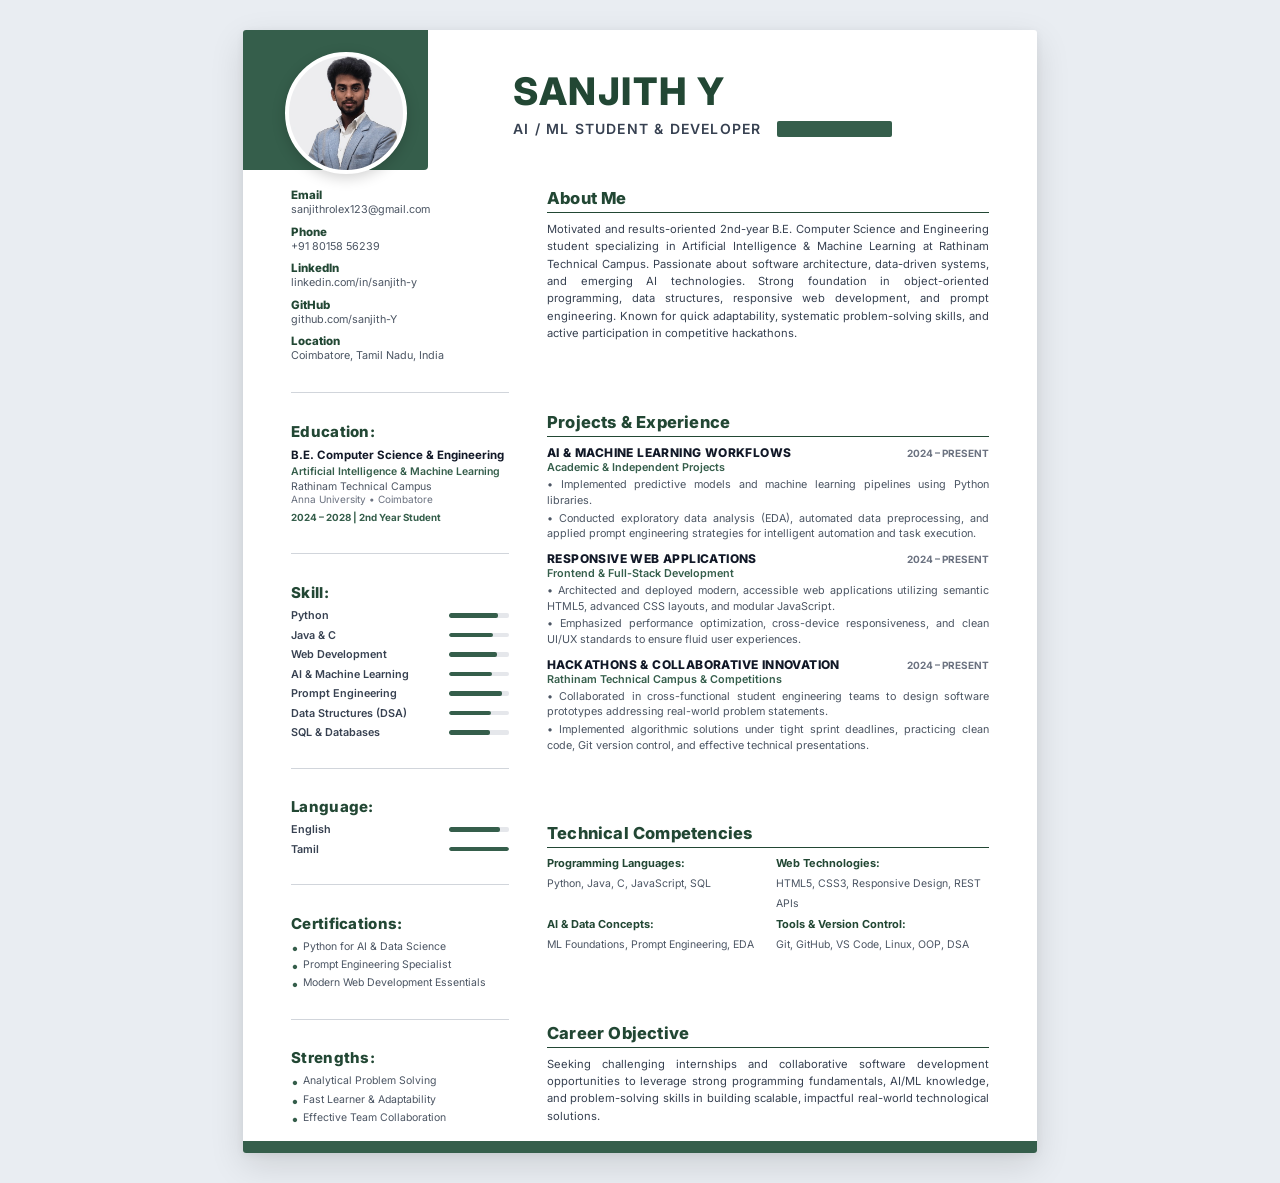
<file: index.html>
<!DOCTYPE html>
<html lang="en">
<head>
    <meta charset="UTF-8">
    <meta name="viewport" content="width=device-width, initial-scale=1.0">
    <title>Sanjith Y - Resume</title>
    <meta name="description" content="Resume of Sanjith Y - B.E. Computer Science & Engineering (AI & ML) Student & Developer.">
    <link rel="preconnect" href="https://fonts.googleapis.com">
    <link href="https://fonts.googleapis.com/css2?family=Inter:wght@300;400;500;600;700;800;900&display=swap" rel="stylesheet">
    <link rel="stylesheet" href="style.css">
</head>
<body>
    <div class="resume-wrapper">
        <div class="resume-paper">

            <!-- ══════ TOP HEADER ══════ -->
            <header class="resume-header">
                <div class="header-left">
                    <div class="photo-badge">
                        <img src="profile.jpg" alt="Sanjith Y">
                    </div>
                </div>

                <div class="header-right">
                    <h1 class="candidate-name">SANJITH Y</h1>
                    <div class="title-row">
                        <span class="candidate-role">AI / ML Student &amp; Developer</span>
                        <div class="title-accent-bar"></div>
                    </div>
                </div>
            </header>

            <!-- ══════ MAIN TWO-COLUMN BODY ══════ -->
            <div class="resume-body">

                <!-- ── LEFT COLUMN ── -->
                <aside class="left-col">

                    <!-- CONTACT -->
                    <section class="sec">
                        <div class="item">
                            <span class="label">Email</span>
                            <a class="val" href="mailto:sanjithrolex123@gmail.com">sanjithrolex123@gmail.com</a>
                        </div>
                        <div class="item">
                            <span class="label">Phone</span>
                            <span class="val">+91 80158 56239</span>
                        </div>
                        <div class="item">
                            <span class="label">LinkedIn</span>
                            <a class="val" href="https://www.linkedin.com/in/sanjith-y-6a9893373/" target="_blank">linkedin.com/in/sanjith-y</a>
                        </div>
                        <div class="item">
                            <span class="label">GitHub</span>
                            <a class="val" href="https://github.com/sanjith-Y" target="_blank">github.com/sanjith-Y</a>
                        </div>
                        <div class="item">
                            <span class="label">Location</span>
                            <span class="val">Coimbatore, Tamil Nadu, India</span>
                        </div>
                    </section>

                    <div class="sec-divider"></div>

                    <!-- EDUCATION -->
                    <section class="sec">
                        <h2 class="sec-title">Education:</h2>
                        <div class="edu-block">
                            <h3 class="edu-degree">B.E. Computer Science &amp; Engineering</h3>
                            <p class="edu-sub">Artificial Intelligence &amp; Machine Learning</p>
                            <p class="edu-school">Rathinam Technical Campus</p>
                            <p class="edu-affil">Anna University • Coimbatore</p>
                            <span class="edu-date">2024 – 2028 | 2nd Year Student</span>
                        </div>
                    </section>

                    <div class="sec-divider"></div>

                    <!-- SKILLS -->
                    <section class="sec">
                        <h2 class="sec-title">Skill:</h2>
                        <div class="skill-list">
                            <div class="sk-row">
                                <span class="sk-name">Python</span>
                                <div class="sk-bar"><span style="width: 82%;"></span></div>
                            </div>
                            <div class="sk-row">
                                <span class="sk-name">Java &amp; C</span>
                                <div class="sk-bar"><span style="width: 74%;"></span></div>
                            </div>
                            <div class="sk-row">
                                <span class="sk-name">Web Development</span>
                                <div class="sk-bar"><span style="width: 80%;"></span></div>
                            </div>
                            <div class="sk-row">
                                <span class="sk-name">AI &amp; Machine Learning</span>
                                <div class="sk-bar"><span style="width: 72%;"></span></div>
                            </div>
                            <div class="sk-row">
                                <span class="sk-name">Prompt Engineering</span>
                                <div class="sk-bar"><span style="width: 88%;"></span></div>
                            </div>
                            <div class="sk-row">
                                <span class="sk-name">Data Structures (DSA)</span>
                                <div class="sk-bar"><span style="width: 70%;"></span></div>
                            </div>
                            <div class="sk-row">
                                <span class="sk-name">SQL &amp; Databases</span>
                                <div class="sk-bar"><span style="width: 68%;"></span></div>
                            </div>
                        </div>
                    </section>

                    <div class="sec-divider"></div>

                    <!-- LANGUAGES -->
                    <section class="sec">
                        <h2 class="sec-title">Language:</h2>
                        <div class="lang-list">
                            <div class="sk-row">
                                <span class="sk-name">English</span>
                                <div class="sk-bar"><span style="width: 85%;"></span></div>
                            </div>
                            <div class="sk-row">
                                <span class="sk-name">Tamil</span>
                                <div class="sk-bar"><span style="width: 100%;"></span></div>
                            </div>
                        </div>
                    </section>

                    <div class="sec-divider"></div>

                    <!-- CERTIFICATIONS -->
                    <section class="sec">
                        <h2 class="sec-title">Certifications:</h2>
                        <ul class="cert-bullets">
                            <li>Python for AI &amp; Data Science</li>
                            <li>Prompt Engineering Specialist</li>
                            <li>Modern Web Development Essentials</li>
                        </ul>
                    </section>

                    <div class="sec-divider"></div>

                    <!-- KEY STRENGTHS -->
                    <section class="sec">
                        <h2 class="sec-title">Strengths:</h2>
                        <ul class="cert-bullets">
                            <li>Analytical Problem Solving</li>
                            <li>Fast Learner &amp; Adaptability</li>
                            <li>Effective Team Collaboration</li>
                        </ul>
                    </section>

                </aside>

                <!-- ── RIGHT COLUMN ── -->
                <main class="right-col">

                    <!-- ABOUT ME -->
                    <section class="content-sec">
                        <h2 class="content-title">About Me</h2>
                        <p class="summary-text">
                            Motivated and results-oriented 2nd-year B.E. Computer Science and Engineering student specializing in Artificial Intelligence &amp; Machine Learning at Rathinam Technical Campus. Passionate about software architecture, data-driven systems, and emerging AI technologies. Strong foundation in object-oriented programming, data structures, responsive web development, and prompt engineering. Known for quick adaptability, systematic problem-solving skills, and active participation in competitive hackathons.
                        </p>
                    </section>

                    <!-- EXPERIENCE / PROJECTS -->
                    <section class="content-sec">
                        <h2 class="content-title">Projects &amp; Experience</h2>

                        <div class="exp-item">
                            <div class="exp-header">
                                <h3 class="exp-role">AI &amp; MACHINE LEARNING WORKFLOWS</h3>
                                <span class="exp-dates">2024 – PRESENT</span>
                            </div>
                            <p class="exp-company">Academic &amp; Independent Projects</p>
                            <p class="exp-desc">
                                • Implemented predictive models and machine learning pipelines using Python libraries.
                            </p>
                            <p class="exp-desc">
                                • Conducted exploratory data analysis (EDA), automated data preprocessing, and applied prompt engineering strategies for intelligent automation and task execution.
                            </p>
                        </div>

                        <div class="exp-item">
                            <div class="exp-header">
                                <h3 class="exp-role">RESPONSIVE WEB APPLICATIONS</h3>
                                <span class="exp-dates">2024 – PRESENT</span>
                            </div>
                            <p class="exp-company">Frontend &amp; Full-Stack Development</p>
                            <p class="exp-desc">
                                • Architected and deployed modern, accessible web applications utilizing semantic HTML5, advanced CSS layouts, and modular JavaScript.
                            </p>
                            <p class="exp-desc">
                                • Emphasized performance optimization, cross-device responsiveness, and clean UI/UX standards to ensure fluid user experiences.
                            </p>
                        </div>

                        <div class="exp-item">
                            <div class="exp-header">
                                <h3 class="exp-role">HACKATHONS &amp; COLLABORATIVE INNOVATION</h3>
                                <span class="exp-dates">2024 – PRESENT</span>
                            </div>
                            <p class="exp-company">Rathinam Technical Campus &amp; Competitions</p>
                            <p class="exp-desc">
                                • Collaborated in cross-functional student engineering teams to design software prototypes addressing real-world problem statements.
                            </p>
                            <p class="exp-desc">
                                • Implemented algorithmic solutions under tight sprint deadlines, practicing clean code, Git version control, and effective technical presentations.
                            </p>
                        </div>
                    </section>

                    <!-- TECHNICAL COMPETENCIES -->
                    <section class="content-sec">
                        <h2 class="content-title">Technical Competencies</h2>
                        <div class="tech-grid">
                            <div class="tech-group">
                                <strong>Programming Languages:</strong>
                                <span>Python, Java, C, JavaScript, SQL</span>
                            </div>
                            <div class="tech-group">
                                <strong>Web Technologies:</strong>
                                <span>HTML5, CSS3, Responsive Design, REST APIs</span>
                            </div>
                            <div class="tech-group">
                                <strong>AI &amp; Data Concepts:</strong>
                                <span>ML Foundations, Prompt Engineering, EDA</span>
                            </div>
                            <div class="tech-group">
                                <strong>Tools &amp; Version Control:</strong>
                                <span>Git, GitHub, VS Code, Linux, OOP, DSA</span>
                            </div>
                        </div>
                    </section>

                    <!-- CAREER OBJECTIVE -->
                    <section class="content-sec">
                        <h2 class="content-title">Career Objective</h2>
                        <p class="summary-text">
                            Seeking challenging internships and collaborative software development opportunities to leverage strong programming fundamentals, AI/ML knowledge, and problem-solving skills in building scalable, impactful real-world technological solutions.
                        </p>
                    </section>

                </main>

            </div>

            <!-- ══════ BOTTOM ACCENT BAR ══════ -->
            <footer class="resume-footer-bar"></footer>

        </div>
    </div>
</body>
</html>
</file>
<file: style.css>
/* ═══════════════════════════════════════════════════
   RESET & SYSTEM DEFAULTS
═══════════════════════════════════════════════════ */
*, *::before, *::after {
    margin: 0;
    padding: 0;
    box-sizing: border-box;
}

/* ═══════════════════════════════════════════════════
   CANVAS (DESKTOP PAPER VIEW)
═══════════════════════════════════════════════════ */
html, body {
    width: 100%;
    min-height: 100vh;
    font-family: 'Inter', -apple-system, BlinkMacSystemFont, 'Segoe UI', Roboto, sans-serif;
    background: #e9edf2;
    color: #1f2937;
    -webkit-font-smoothing: antialiased;
    text-rendering: optimizeLegibility;
}

.resume-wrapper {
    display: flex;
    justify-content: center;
    align-items: flex-start;
    padding: 30px 15px;
    width: 100%;
    min-height: 100vh;
}

/* ═══════════════════════════════════════════════════
   A4 RESUME PAPER SHEET (STANDARD 210mm x 297mm)
═══════════════════════════════════════════════════ */
.resume-paper {
    width: 794px;         /* Standard A4 width at 96 DPI */
    height: 1123px;       /* Standard A4 height at 96 DPI */
    background: #ffffff;
    box-shadow: 0 12px 35px rgba(0, 0, 0, 0.12), 0 2px 8px rgba(0, 0, 0, 0.06);
    border-radius: 3px;
    display: flex;
    flex-direction: column;
    justify-content: space-between;
    overflow: hidden;
    position: relative;
}

/* ═══════════════════════════════════════════════════
   HEADER (PHOTO & CANDIDATE TITLE)
═══════════════════════════════════════════════════ */
.resume-header {
    display: flex;
    align-items: flex-start;
    position: relative;
    padding-bottom: 6px;
    flex-shrink: 0;
}

.header-left {
    width: 250px;
    position: relative;
}

/* Top-left forest green block */
.header-left::before {
    content: '';
    position: absolute;
    top: 0;
    left: 0;
    width: 185px;
    height: 140px;
    background: #355e4b;
    border-bottom-right-radius: 4px;
    z-index: 1;
}

/* Photo overlapping green block */
.photo-badge {
    position: relative;
    z-index: 2;
    margin-top: 22px;
    margin-left: 42px;
    width: 122px;
    height: 122px;
    border-radius: 50%;
    border: 4px solid #ffffff;
    box-shadow: 0 4px 14px rgba(0, 0, 0, 0.18);
    overflow: hidden;
    background: #ffffff;
}

.photo-badge img {
    width: 100%;
    height: 100%;
    object-fit: cover;
    object-position: center 12%;
    display: block;
}

/* Right header content */
.header-right {
    flex: 1;
    padding-top: 42px;
    padding-left: 20px;
    padding-right: 48px;
}

.candidate-name {
    font-size: 38px;
    font-weight: 800;
    letter-spacing: 1.5px;
    color: #224734;
    line-height: 1;
    text-transform: uppercase;
}

.title-row {
    display: flex;
    align-items: center;
    gap: 16px;
    margin-top: 10px;
}

.candidate-role {
    font-size: 14px;
    font-weight: 600;
    color: #374151;
    letter-spacing: 1.2px;
    text-transform: uppercase;
}

.title-accent-bar {
    width: 115px;
    height: 16px;
    background: #355e4b;
    border-radius: 2px;
}

/* ═══════════════════════════════════════════════════
   TWO-COLUMN BODY
═══════════════════════════════════════════════════ */
.resume-body {
    display: flex;
    flex: 1;
    padding: 8px 48px 16px 48px;
    gap: 38px;
    overflow: hidden;
}

/* ── LEFT COLUMN (NARROW) ── */
.left-col {
    width: 218px;
    flex-shrink: 0;
    display: flex;
    flex-direction: column;
    justify-content: space-between;
}

.left-col .sec {
    margin-bottom: 0;
}

.left-col .item {
    margin-bottom: 7px;
}
.left-col .item:last-child {
    margin-bottom: 0;
}

.left-col .item .label {
    display: block;
    font-size: 11.5px;
    font-weight: 800;
    color: #224734;
    margin-bottom: 1px;
}

.left-col .item .val {
    display: block;
    font-size: 10.8px;
    color: #4b5563;
    line-height: 1.35;
    word-break: break-word;
    text-decoration: none;
}

.left-col .item a.val:hover {
    color: #355e4b;
    text-decoration: underline;
}

.sec-divider {
    width: 100%;
    height: 1px;
    background: #d1d5db;
    margin: 8px 0;
}

/* Section Headings Left */
.sec-title {
    font-size: 15px;
    font-weight: 800;
    color: #224734;
    margin-bottom: 7px;
    letter-spacing: 0.3px;
}

/* Education Left */
.edu-block .edu-degree {
    font-size: 11.5px;
    font-weight: 700;
    color: #111827;
    line-height: 1.3;
}

.edu-block .edu-sub {
    font-size: 10.5px;
    font-weight: 600;
    color: #355e4b;
    margin-top: 2px;
}

.edu-block .edu-school {
    font-size: 10.5px;
    color: #4b5563;
    margin-top: 2px;
}

.edu-block .edu-affil {
    font-size: 10px;
    color: #6b7280;
}

.edu-block .edu-date {
    display: inline-block;
    font-size: 9.8px;
    font-weight: 700;
    color: #355e4b;
    margin-top: 3px;
}

/* Skills & Language Bars */
.skill-list, .lang-list {
    display: flex;
    flex-direction: column;
    gap: 6.5px;
}

.sk-row {
    display: flex;
    align-items: center;
    justify-content: space-between;
}

.sk-name {
    font-size: 10.8px;
    font-weight: 600;
    color: #374151;
}

.sk-bar {
    width: 60px;
    height: 4.5px;
    background: #e5e7eb;
    border-radius: 2px;
    overflow: hidden;
}

.sk-bar span {
    display: block;
    height: 100%;
    background: #355e4b;
    border-radius: 2px;
}

/* Certifications & Strengths bullets */
.cert-bullets {
    list-style: none;
    display: flex;
    flex-direction: column;
    gap: 4px;
}

.cert-bullets li {
    font-size: 10.5px;
    color: #4b5563;
    position: relative;
    padding-left: 12px;
    line-height: 1.35;
}

.cert-bullets li::before {
    content: '•';
    color: #355e4b;
    font-size: 14px;
    position: absolute;
    left: 0;
    top: -1px;
}

/* ── RIGHT COLUMN (WIDE) ── */
.right-col {
    flex: 1;
    display: flex;
    flex-direction: column;
    justify-content: space-between;
}

.content-sec {
    margin-bottom: 0;
}

.content-title {
    font-size: 16.5px;
    font-weight: 800;
    color: #224734;
    padding-bottom: 4px;
    border-bottom: 1.5px solid #224734;
    margin-bottom: 8px;
    letter-spacing: 0.2px;
}

.summary-text {
    font-size: 11.2px;
    color: #374151;
    line-height: 1.55;
    text-align: justify;
}

/* Experience Items */
.exp-item {
    margin-bottom: 9px;
}

.exp-item:last-child {
    margin-bottom: 0;
}

.exp-header {
    display: flex;
    justify-content: space-between;
    align-items: baseline;
}

.exp-role {
    font-size: 12px;
    font-weight: 800;
    color: #111827;
    letter-spacing: 0.4px;
}

.exp-dates {
    font-size: 10px;
    font-weight: 700;
    color: #6b7280;
}

.exp-company {
    font-size: 10.8px;
    font-weight: 600;
    color: #355e4b;
    margin-top: 1px;
    margin-bottom: 3px;
}

.exp-desc {
    font-size: 10.8px;
    color: #4b5563;
    line-height: 1.45;
    text-align: justify;
    margin-bottom: 2px;
}
.exp-desc:last-child {
    margin-bottom: 0;
}

/* Technical Competencies Grid */
.tech-grid {
    display: grid;
    grid-template-columns: 1fr 1fr;
    gap: 6px 16px;
}

.tech-group strong {
    display: block;
    font-size: 11px;
    font-weight: 700;
    color: #224734;
    margin-bottom: 1px;
}

.tech-group span {
    font-size: 10.5px;
    color: #4b5563;
    line-height: 1.35;
}

/* ═══════════════════════════════════════════════════
   BOTTOM ACCENT BAR
═══════════════════════════════════════════════════ */
.resume-footer-bar {
    width: 100%;
    height: 12px;
    background: #355e4b;
    flex-shrink: 0;
}

/* ═══════════════════════════════════════════════════
   PRINT MEDIA QUERY (STRICT 1-PAGE A4)
═══════════════════════════════════════════════════ */
@page {
    size: A4 portrait;
    margin: 0;
}

@media print {
    *, *::before, *::after {
        -webkit-print-color-adjust: exact !important;
        print-color-adjust: exact !important;
    }

    html, body {
        width: 210mm !important;
        height: 297mm !important;
        max-width: 210mm !important;
        max-height: 297mm !important;
        margin: 0 !important;
        padding: 0 !important;
        background: #ffffff !important;
        overflow: hidden !important;
    }

    .resume-wrapper {
        padding: 0 !important;
        margin: 0 !important;
        background: transparent !important;
        display: block !important;
    }

    .resume-paper {
        width: 210mm !important;
        height: 297mm !important;
        max-width: 210mm !important;
        max-height: 297mm !important;
        box-shadow: none !important;
        border-radius: 0 !important;
        display: flex !important;
        flex-direction: column !important;
        justify-content: space-between !important;
        overflow: hidden !important;
        background: #ffffff !important;
    }

    .header-left::before {
        width: 48mm !important;
        height: 37mm !important;
        background: #355e4b !important;
    }

    .photo-badge {
        width: 32mm !important;
        height: 32mm !important;
        margin-top: 5mm !important;
        margin-left: 10mm !important;
        border-width: 1mm !important;
    }

    .header-right {
        padding-top: 10mm !important;
        padding-right: 12mm !important;
    }

    .candidate-name {
        font-size: 26pt !important;
    }

    .candidate-role {
        font-size: 10pt !important;
    }

    .title-accent-bar {
        width: 30mm !important;
        height: 4mm !important;
        background: #355e4b !important;
    }

    .resume-body {
        padding: 2mm 12mm 4mm 12mm !important;
        gap: 10mm !important;
    }

    .left-col {
        width: 58mm !important;
    }

    .sec-title {
        font-size: 11pt !important;
        margin-bottom: 1.5mm !important;
    }

    .content-title {
        font-size: 12pt !important;
        margin-bottom: 2mm !important;
        padding-bottom: 1mm !important;
    }

    .left-col .item .label {
        font-size: 8.5pt !important;
    }

    .left-col .item .val {
        font-size: 7.8pt !important;
    }

    .edu-block .edu-degree {
        font-size: 8.5pt !important;
    }

    .edu-block .edu-sub,
    .edu-block .edu-school {
        font-size: 7.8pt !important;
    }

    .edu-block .edu-affil,
    .edu-block .edu-date {
        font-size: 7.2pt !important;
    }

    .sk-name {
        font-size: 7.8pt !important;
    }

    .sk-bar {
        width: 15mm !important;
        height: 1.2mm !important;
    }

    .cert-bullets li {
        font-size: 7.8pt !important;
    }

    .summary-text {
        font-size: 8.2pt !important;
        line-height: 1.5 !important;
    }

    .exp-role {
        font-size: 8.8pt !important;
    }

    .exp-dates {
        font-size: 7.5pt !important;
    }

    .exp-company {
        font-size: 8pt !important;
    }

    .exp-desc {
        font-size: 7.8pt !important;
        line-height: 1.45 !important;
    }

    .tech-group strong {
        font-size: 8.2pt !important;
    }

    .tech-group span {
        font-size: 7.8pt !important;
    }

    .resume-footer-bar {
        height: 3.5mm !important;
        background: #355e4b !important;
    }
}
</file>
